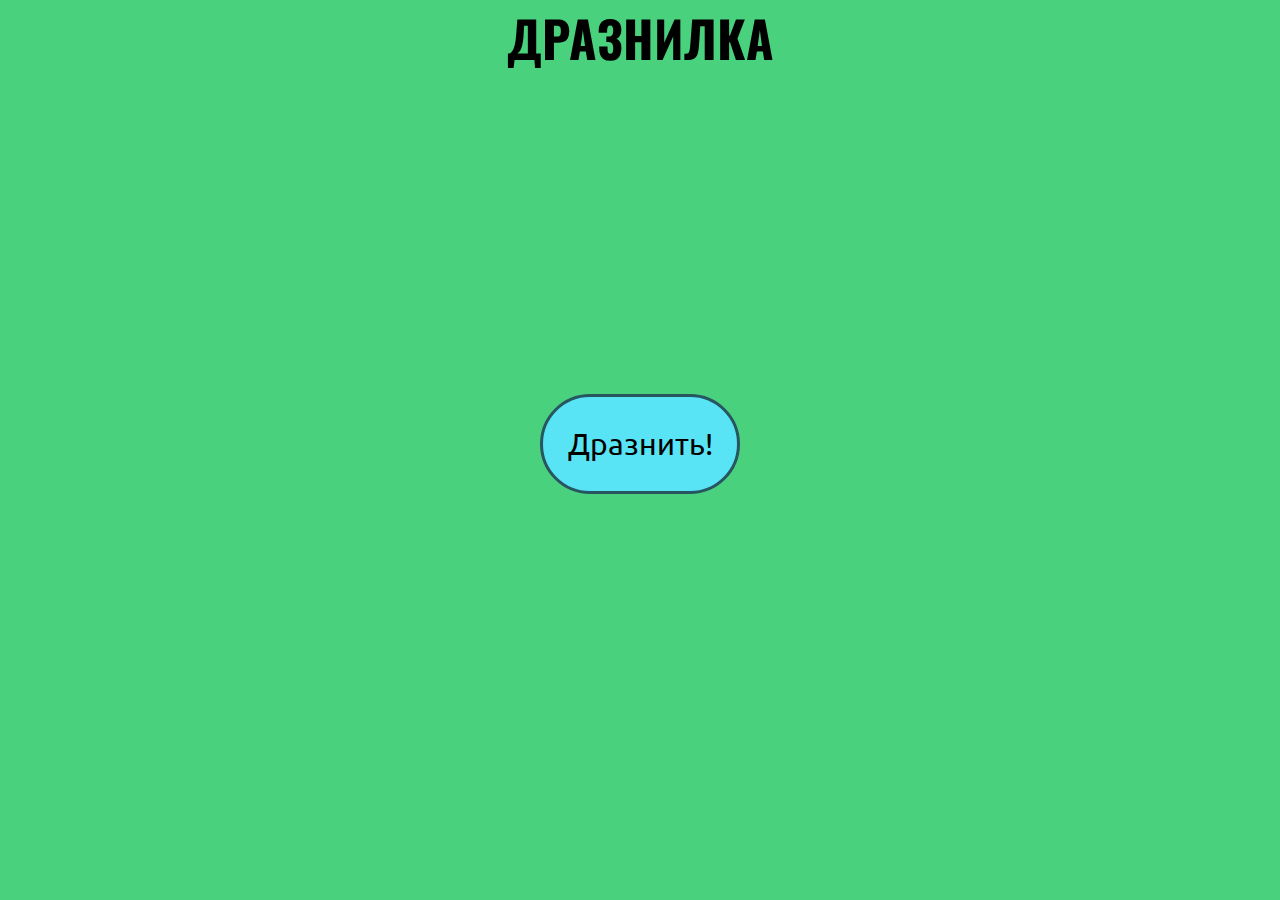
<file: index.html>
<!DOCTYPE html>
<html lang="ru">
<head>
	<meta charset="UTF-8">
	<script type="text/javascript" src="index.js"></script>
	<link rel="stylesheet" href="style.css">
	<title>Document</title>
</head>
<body>
	
	<div id="menu">
	<h1 id="stname">ДРАЗНИЛКА</h1>
	<p id="draz"></p>
    <button id="play" onclick="alt()"> Дразнить! </button>
    </div>
</body>
</html>
</file>
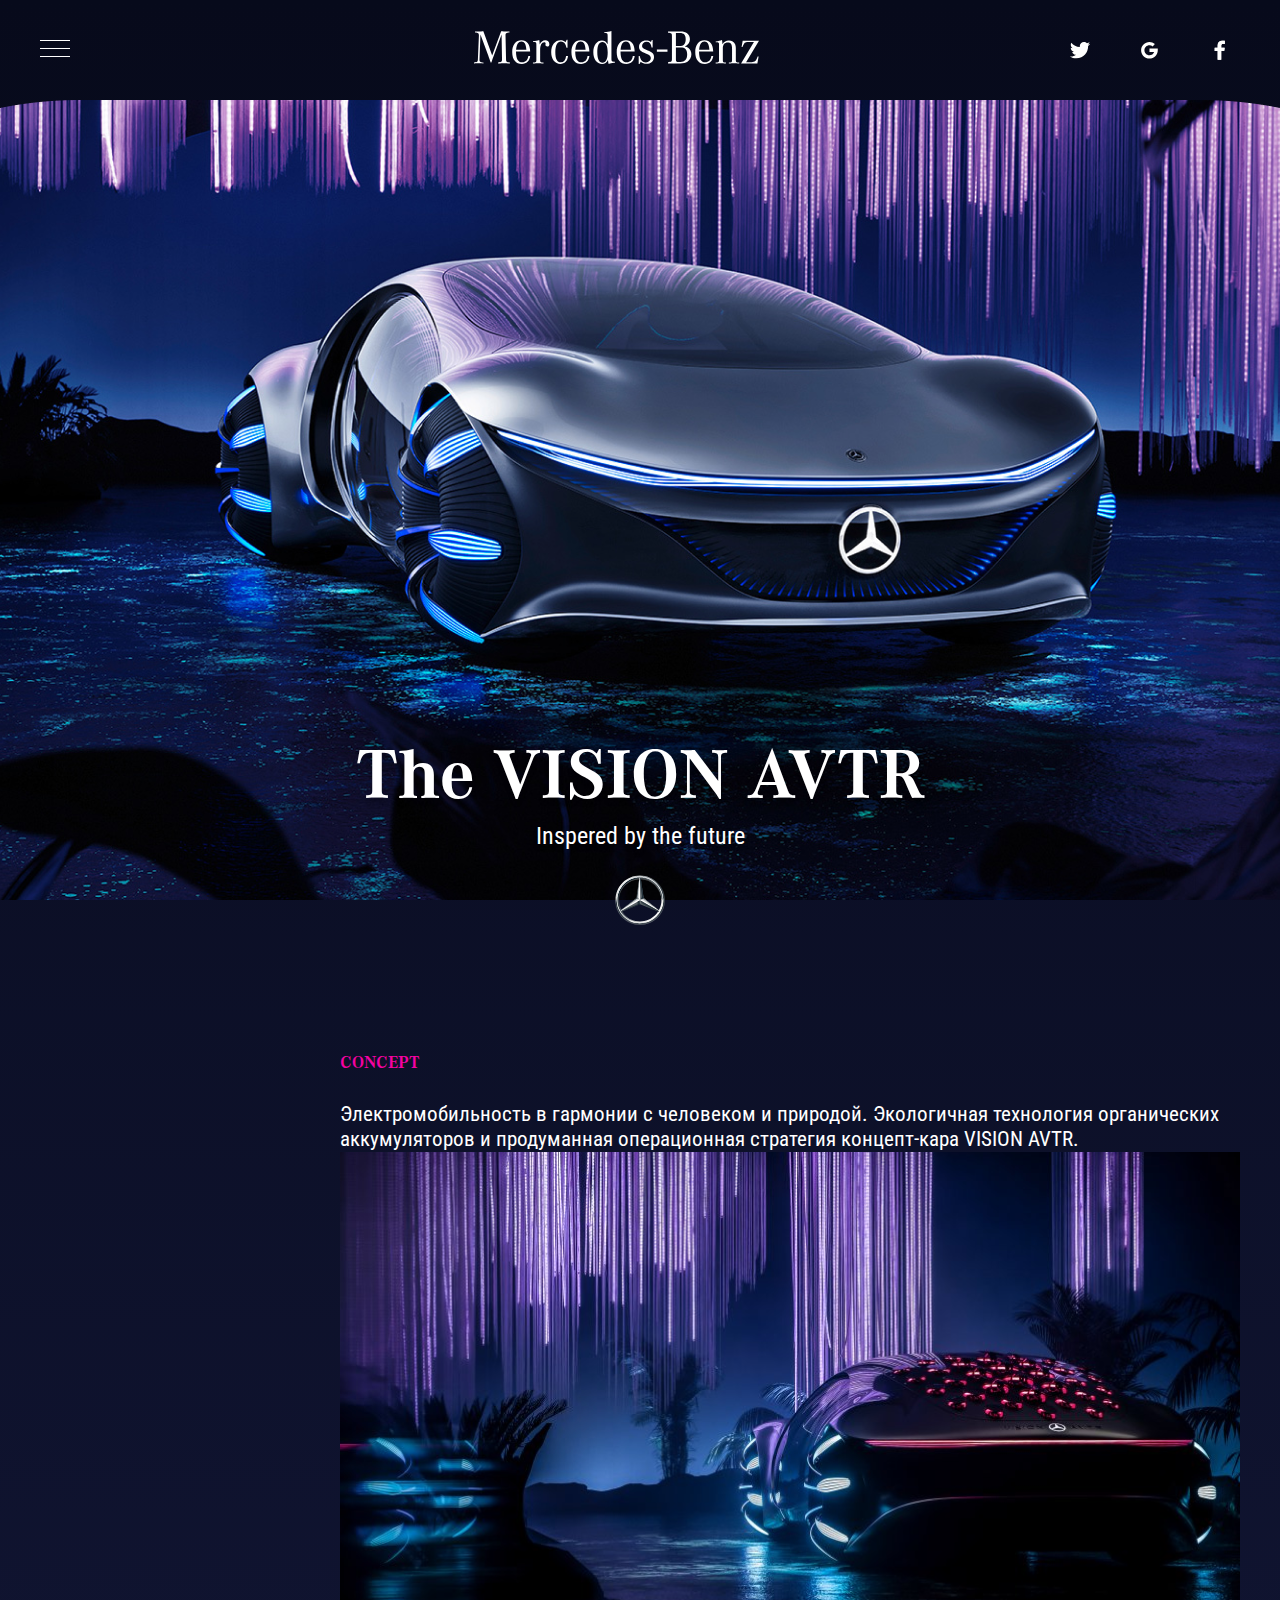
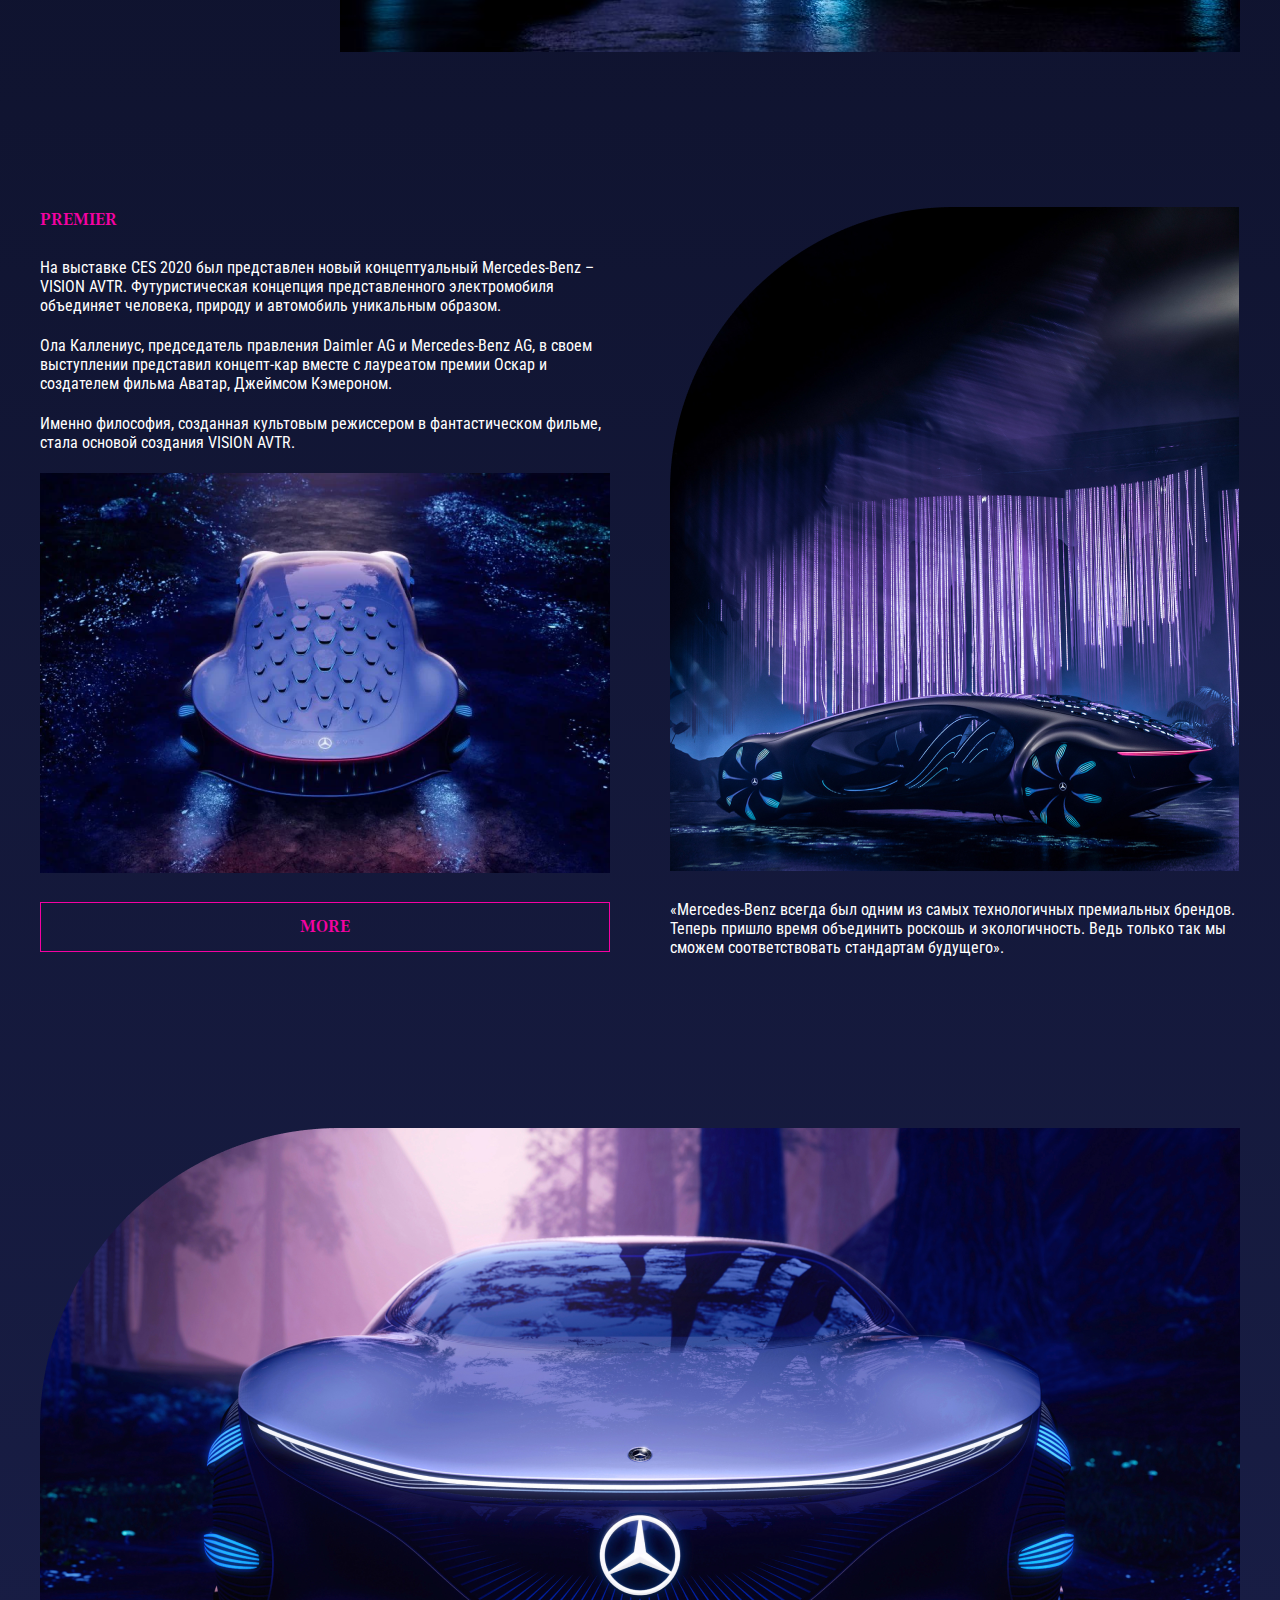
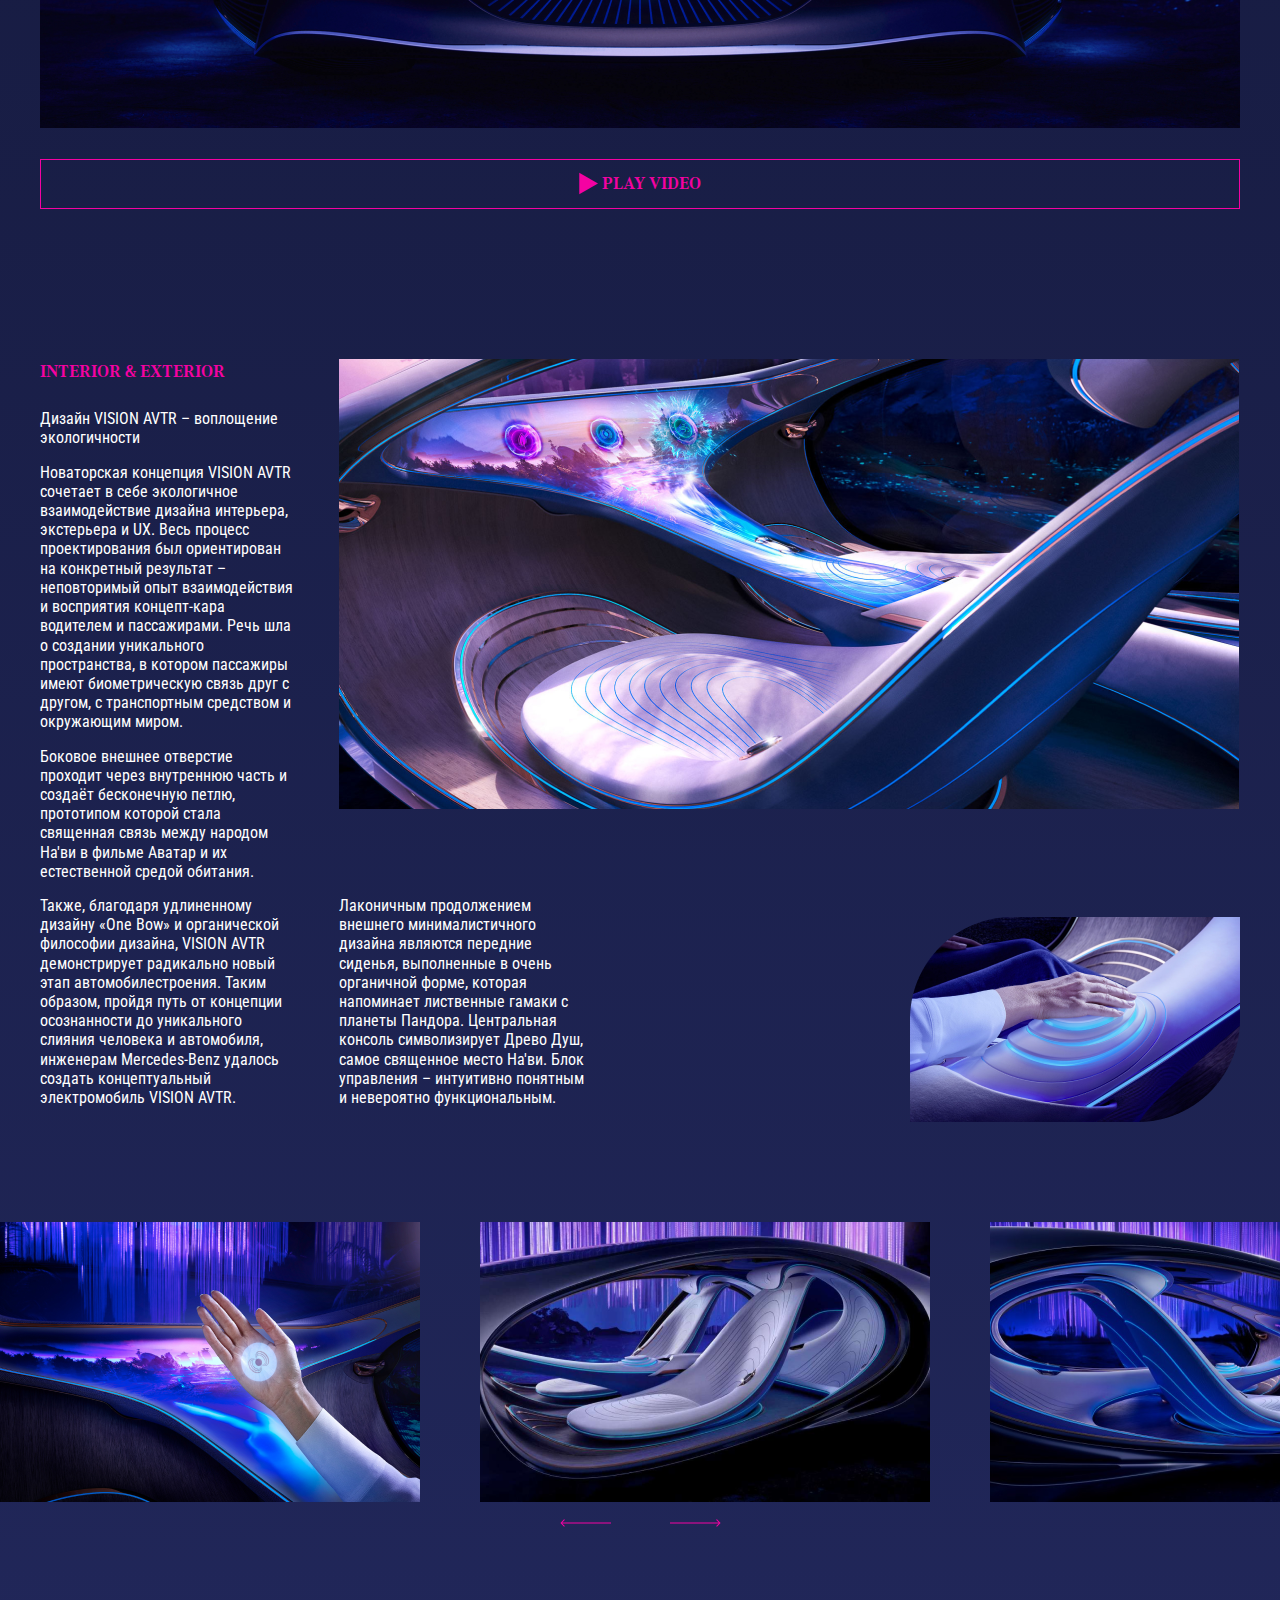
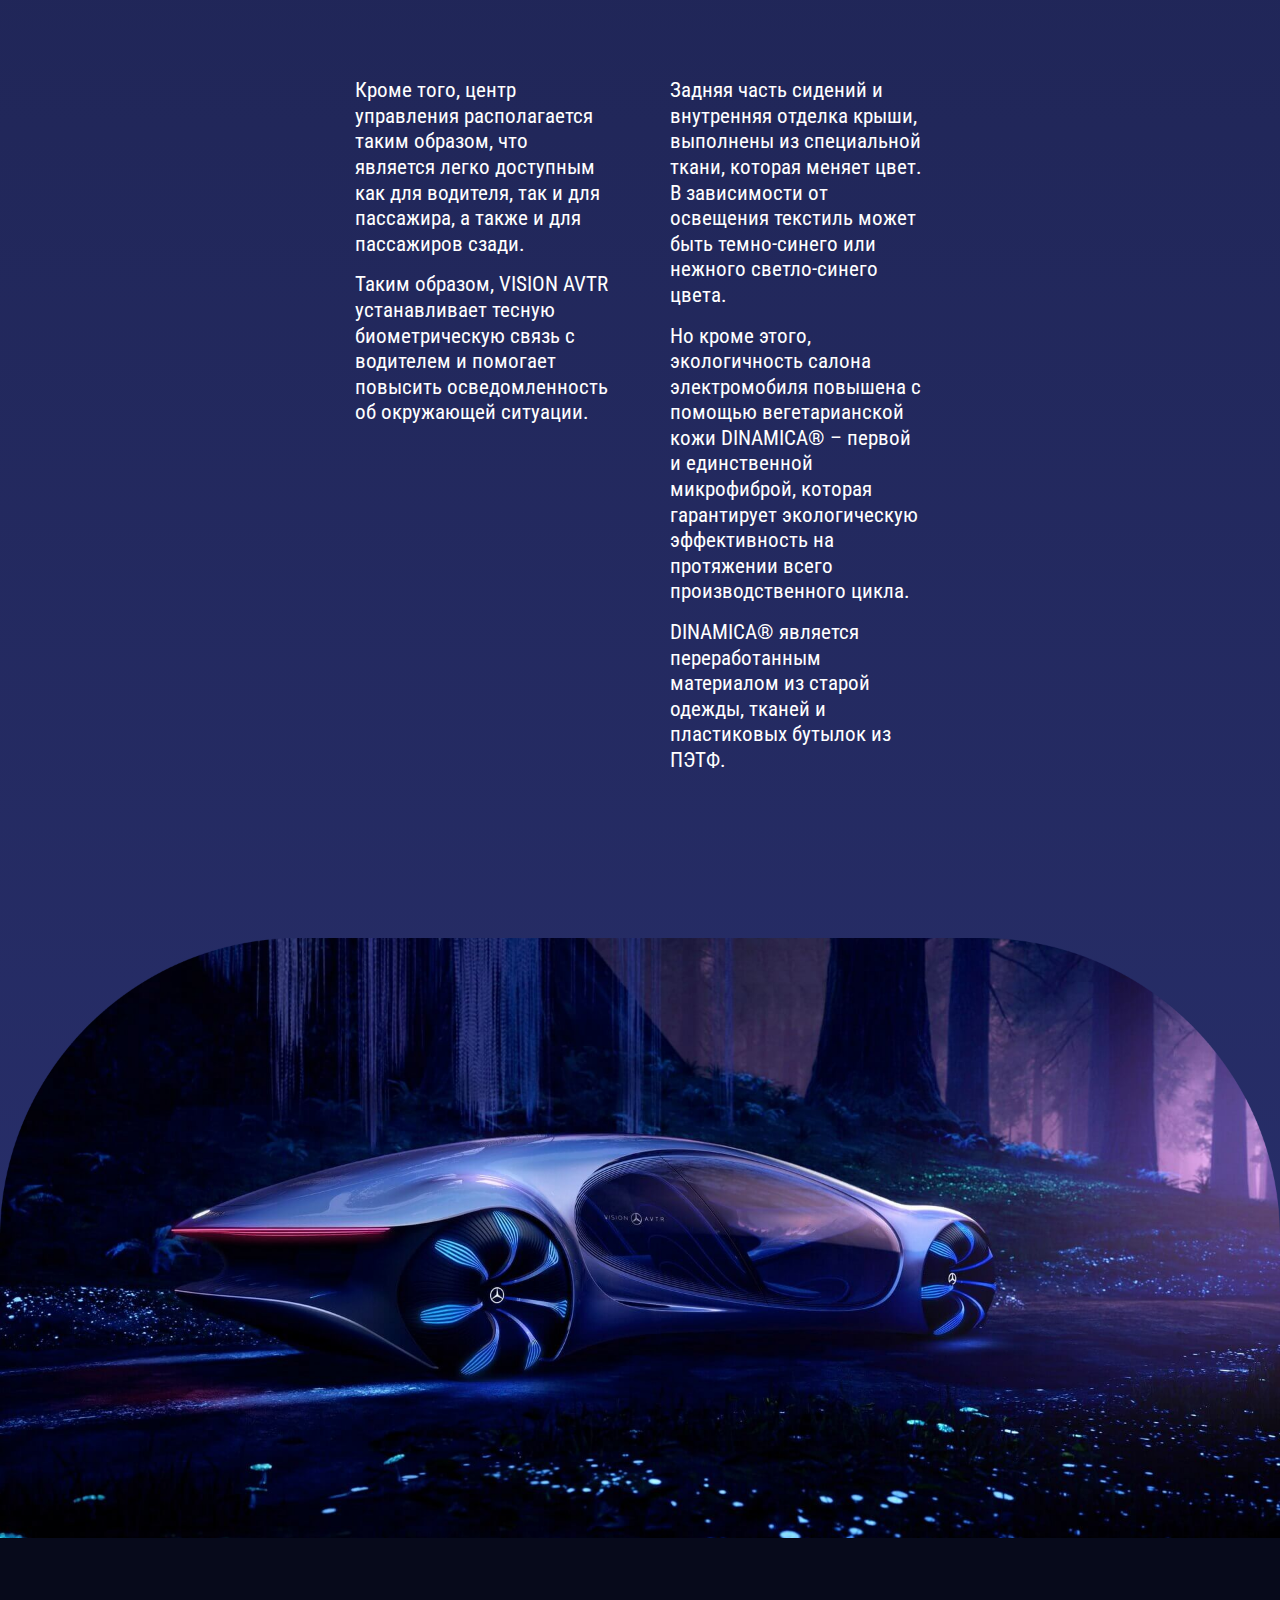
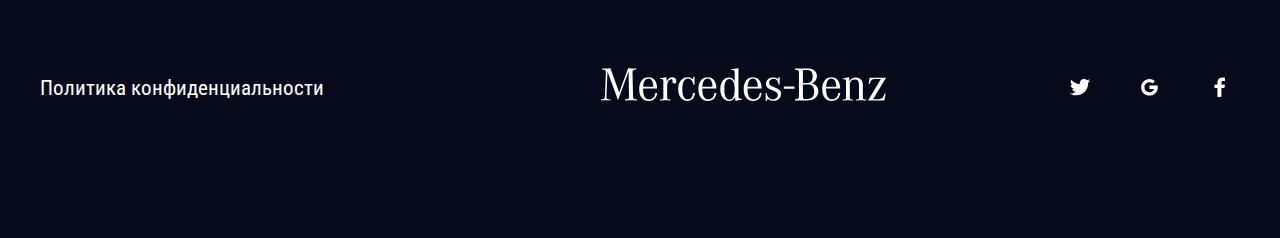
<file: AVTR/index.html>
<!DOCTYPE html>
<html lang="RU">
<head>
  <meta charset="UTF-8">
  <meta name="viewport" content="width=device-width, initial-scale=1.0">
  <meta http-equiv="X-UA-Compatible" content="ie=edge">
  <title>AVTR</title>
  <link rel="stylesheet" href="css/reset.css">
  <link rel="stylesheet" href="css/fonts.css">
  <link rel="stylesheet" href="css/slick.css">
  <link rel="stylesheet" href="css/jquery.fancybox.css">
  <link rel="stylesheet" href="css/style.css">
</head>
<body>
  <header class="header">
    <div class="container">
      <div class="header__top">
        <button class="header__nav">
          <img class="header__nav-img" src="images/menu-btn.svg" alt="">
        </button>
        <a href="#" class="logo">
          <img src="images/logo.svg" alt="" class="logo__img">
        </a>
        <ul class="list">
          <li class="list__item">
            <a href="#" class="list__link">
              <img src="images/twitter.svg" alt="" class="list__img">
            </a>
          </li>
          <li class="list__item">
            <a href="#" class="list__link">
              <img src="images/Google.svg" alt="" class="list__img">
            </a>
          </li>
          <li class="list__item">
            <a href="#" class="list__link">
              <img src="images/Facebook.svg" alt="" class="list__img">
            </a>
          </li>
        </ul>
      </div>
    </div>
    <div class="header__content">
      <h1 class="title">The VISION AVTR</h1>
      <p class="title-description">
        Inspered by the future
      </p>
    </div>
  </header>

  <section class="concept">
    <div class="container">
      <div class="concept__inner">
        <h3 class="concept__title section__title">
          CONCEPT
        </h3>
        <p class="concept__text">
          Электромобильность в гармонии с человеком и природой. Экологичная технология органических аккумуляторов и продуманная операционная стратегия концепт-кара VISION AVTR. 
        </p>
        <img src="images/concept.png" alt="" class="concept__img">
      </div>
    </div>
  </section>

  <section class="premier">
    <div class="container">
      <div class="premier__inner">
        <div class="premier__column">
          <h3 class="section__title">Premier</h3>
          <p class="premier__text">На выставке CES 2020 был представлен новый концептуальный Mercedes-Benz – VISION AVTR. Футуристическая концепция представленного электромобиля объединяет человека, природу и автомобиль уникальным образом.</p>
          <p class="premier__text">Ола Каллениус, председатель правления Daimler AG и Mercedes-Benz AG, в своем выступлении представил концепт-кар вместе с лауреатом премии Оскар и создателем фильма Аватар, Джеймсом Кэмероном.</p>
          <p class="premier__text">Именно философия, созданная культовым режиссером в фантастическом фильме, стала основой создания VISION AVTR.</p>
          <img src="images/premier-1.png" alt="" class="premier__img">
          <button class="section__btn">more</button>
        </div>
        <div class="premier__column">
          <img src="images/premier-2.png" alt="" class="premier__img">
          <p class="premier__text">«Mercedes-Benz всегда был одним из самых технологичных премиальных брендов. Теперь пришло время объединить роскошь и экологичность. Ведь только так мы сможем соответствовать стандартам будущего».</p>
        </div>
      </div>
    </div>
  </section>

  <section class="video">
    <div class="container">
      <img src="images/video.png" alt="" class="video__img">
      <button class="section__btn">
        <svg width="19" height="23" viewBox="0 0 19 23" fill="none" xmlns="http://www.w3.org/2000/svg">
<path d="M19 11.5L0.25 22.3253L0.25 0.674683L19 11.5Z" fill="#F402A2"/>
</svg>
      <span>play video</span>
      </button>
    </div>
  </section>

  <section class="design">
    <div class="container">
    <div class="design__interior">
      <div class="design__cell-one">
        <div class="section__title">INTERIOR & EXTERIOR</div>
        <p class="design__cell-text">Дизайн VISION AVTR – воплощение экологичности</p>
        <p class="design__cell-text">Новаторская концепция VISION AVTR сочетает в себе экологичное взаимодействие дизайна интерьера, экстерьера и UX. Весь процесс проектирования был ориентирован на конкретный результат – неповторимый опыт взаимодействия и восприятия концепт-кара водителем и пассажирами. Речь шла о создании уникального пространства, в котором пассажиры имеют биометрическую связь друг с другом, с транспортным средством и окружающим миром.</p>
        <p class="design__cell-text">Боковое внешнее отверстие проходит через внутреннюю часть и создаёт бесконечную петлю, прототипом которой стала священная ​​связь между народом На'ви в фильме Аватар и их естественной средой обитания. </p>
        <p class="design__cell-text">Также, благодаря удлиненному дизайну «One Bow» и органической философии дизайна, VISION AVTR демонстрирует радикально новый этап автомобилестроения. Таким образом, пройдя путь от концепции осознанности до уникального слияния человека и автомобиля, инженерам Mercedes-Benz удалось создать концептуальный электромобиль VISION AVTR.</p>
      </div>
      <img src="images/design-1.png" alt="" class="design__interior-img">
      <div class="design__cell-two">
        <p class="design__cell-text">Лаконичным продолжением внешнего минималистичного дизайна являются передние сиденья, выполненные в очень органичной форме, которая напоминает лиственные гамаки с планеты Пандора. Центральная консоль символизирует Древо Душ, самое священное место На'ви. Блок управления – интуитивно понятным и невероятно функциональным. </p>
      </div>
      <div class="design__cell-three">
        <img src="images/design-2.png" alt="" class="design__interior-img">
      </div>
      
    </div>
    </div>
    <div class="design-slider">
      <img src="images/slider-1.png" alt="" class="design-slider__item">
      <img src="images/slider-2.png" alt="" class="design-slider__item">
      <img src="images/slider-3.png" alt="" class="design-slider__item">
      <img src="images/slider-4.png" alt="" class="design-slider__item">
      <img src="images/slider-1.png" alt="" class="design-slider__item">
      <img src="images/slider-2.png" alt="" class="design-slider__item">
      <img src="images/slider-3.png" alt="" class="design-slider__item">
      <img src="images/slider-4.png" alt="" class="design-slider__item">
    </div>
    <div class="design__box">
      <div class="design__box-column">
        <p class="design__box-text">Кроме того, центр управления располагается таким образом, что является легко доступным как для водителя, так и для пассажира, а также и для пассажиров сзади.</p>
        <p class="design__box-text">Таким образом, VISION AVTR устанавливает тесную биометрическую связь с водителем и помогает повысить осведомленность об окружающей ситуации.</p>
      </div>
      <div class="design__box-column">
        <p class="design__box-text">Задняя часть сидений и внутренняя отделка крыши, выполнены из специальной ткани, которая меняет цвет. В зависимости от освещения текстиль может быть темно-синего или нежного светло-синего цвета.</p>
        <p class="design__box-text">Но кроме этого, экологичность салона электромобиля повышена с помощью вегетарианской кожи DINAMICA® – первой и единственной микрофиброй, которая гарантирует экологическую эффективность на протяжении всего производственного цикла.</p>
        <p class="design__box-text">DINAMICA® является переработанным материалом из старой одежды, тканей и пластиковых бутылок из ПЭТФ.
        </p>
      </div>
    </div>    
    <img src="images/footer.png" alt="" class="design-image">    
  </section>

  <footer class="footer">
    <div class="container">
      <div class="footer__inner">
        <a href="#" class="footer__link">
          Политика конфиденциальности
        </a>
         <a href="#" class="logo">
          <img src="images/logo.svg" alt="" class="logo__img">
        </a>
        <ul class="list">
          <li class="list__item">
            <a href="#" class="list__link">
              <img src="images/twitter.svg" alt="" class="list__img">
            </a>
          </li>
          <li class="list__item">
            <a href="#" class="list__link">
              <img src="images/Google.svg" alt="" class="list__img">
            </a>
          </li>
          <li class="list__item">
            <a href="#" class="list__link">
              <img src="images/Facebook.svg" alt="" class="list__img">
            </a>
          </li>
        </ul>
      </div>
    </div>
  </footer>

  <script src="https://ajax.googleapis.com/ajax/libs/jquery/3.4.1/jquery.min.js"></script>
  <script src="js/slick.min.js"></script>
  <script src="js/jquery.fancybox.min.js"></script>
  <script src="js/main.js"></script>
</body>
</html>
</file>
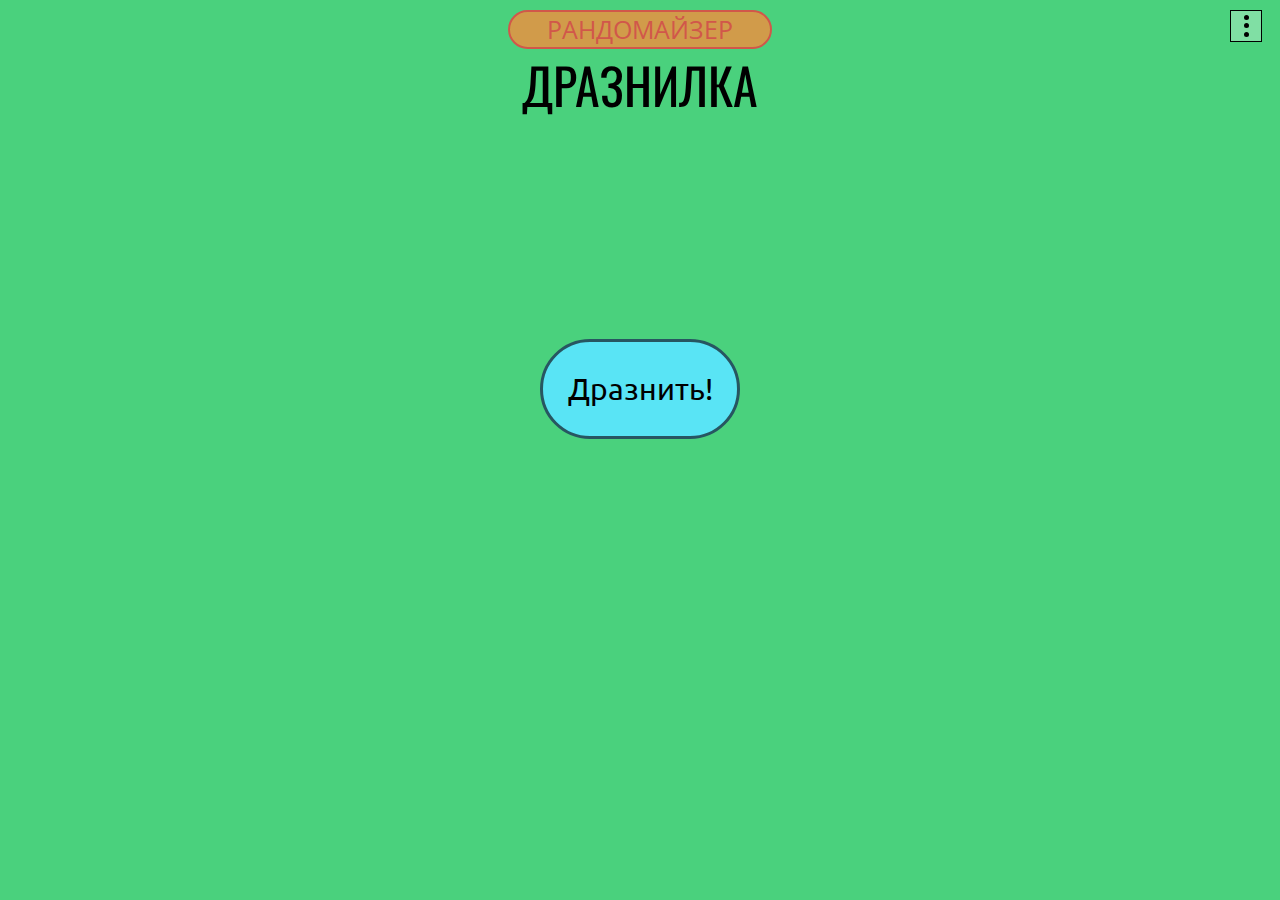
<file: Draz/index.html>
<!DOCTYPE html>
<html lang="ru">
<head>
	<meta charset="UTF-8">
	<meta name="viewport" content="width=device-width, initial-scale=1">
	 


	<link rel="stylesheet" href="style.css">
	<title>Дразнилка</title>
</head>
<body>
	
	<!-- Yandex.Metrika counter -->
<script type="text/javascript" >
   (function(m,e,t,r,i,k,a){m[i]=m[i]||function(){(m[i].a=m[i].a||[]).push(arguments)};
   m[i].l=1*new Date();k=e.createElement(t),a=e.getElementsByTagName(t)[0],k.async=1,k.src=r,a.parentNode.insertBefore(k,a)})
   (window, document, "script", "https://mc.yandex.ru/metrika/tag.js", "ym");

   ym(64331182, "init", {
        clickmap:true,
        trackLinks:true,
        accurateTrackBounce:true
   });
</script>
<noscript><div><img src="https://mc.yandex.ru/watch/64331182" style="position:absolute; left:-9999px;" alt="" /></div></noscript>
<!-- /Yandex.Metrika counter -->



	<!-- More -->
	<div id="more">
		<div onclick="more()" id="more__icon">
			<div class="touch"></div>
			<div class="touch"></div>
			<div class="touch"></div>
		</div>
		
		<div id="more__popup" style="display: none;">
			<ul id="popup__list">
				<li id="cell-1"><button id="btn-1">Кастомизировать</button></li>

				<li id="cell-2"><button onclick="settings()" id="btn-2">Настройки</button></li>
				
				<li id="cell-3"><button id="btn-3">О сайте</button></li>
			</ul>
		</div>
	</div>
		<!-- Randomizer Starter -->
			<input type="checkbox" id="check">
	<label id="but" for="check">РАНДОМАЙЗЕР</label>
     <!-- Randomizer -->
			<div class="randomizer">
		<input type="text" id="addVel" name="" >
		<button id="add" onclick="add()">Добавить</button>
		<ul id="list">
			
		</ul>
		<button id="random" onclick="rundom()">Определить</button>
		<p id="result"></p>

	</div>
	<!-- Draznilka -->
	<div id="menu">
	<h1 id="stname">ДРАЗНИЛКА</h1>
	<p id="draz"></p>
    <button id="play" onclick="alt()"> Дразнить! </button>
    </div>
    <!-- Settings -->
    <div id="settings" style="display:none;" >
    	<div class="settings__inner">
    		<img src="images/close.png" id="close" onclick="close()"  alt="">
    		<div id="inner-block1">Шрифт: <input id="set-1" value="0" type="range"></div>
    		<div id="inner-block2">Цвет фона: <span id="set-2">Стандартный</span></div>
    		<div id="inner-block3">Цвет кнопки 1: <span id="set-3">Стандартный</span></div>
    		<div id="inner-block4">Цвет рамки кнопки 1: <span id="set-4">Стандартный</span></div>
    		<div id="inner-block5">Цвет рандомайзера: <span id="set-5">Стандартный</span></div>
    		<div id="inner-block6">Цвет текста: <span id="set-6">Стандартный </span></div>
    		<div id="inner-block7">Цвет кнопки 2: <span id="set-7">Стандартный</span></div>
    		<div id="inner-block8">Цвет рамки кнопки 2: <span id="set-8">Стандартный</span></div>
    		<div id="inner-block7">Цвет меню: <span id="set-9">Стандартный</span></div>
    		<div id="inner-block8">Цвет меню насроек: <span id="set-10">Стандартный</span></div>
    	</div>
    </div>
</body>
	<script type="text/javascript" src="index.js"></script>
	<script data-ad-client="ca-pub-7131912278492306" async src="https://pagead2.googlesyndication.com/pagead/js/adsbygoogle.js"></script>
</html>
</file>
<file: style.css>
@import url('https://fonts.googleapis.com/css?family=Oswald&display=swap');
@import url('https://fonts.googleapis.com/css?family=Nunito&display=swap');
@import url('https://fonts.googleapis.com/css?family=Rubik&display=swap');
@import url('https://fonts.googleapis.com/css?family=Roboto+Condensed&display=swap');
@import url('https://fonts.googleapis.com/css?family=Ubuntu&display=swap');

* {
	padding: 0;
	margin: 0;
}

body {
	background-color: #4AD17D;
}

#menu {
  margin: 0 auto;
  text-align: center;

  width: 300px;



}
#stname {
 font-size: 50px;
 font-family: 'Oswald', s ;



}
#play, #play:focus, #play:active {
	  height: 100px;
	  width: 200px;
  margin-top: 90%;
  font-size: 30px;
  outline: none;
  background-color: #59E4F5;
  border-radius: 100px;
  border: #275661 solid 3px;
  font-family: "Ubuntu", serif;
}
#play:active {
    background-color: #3B8494;
}
#play:focus {
    border: #357685 solid 3px;
}
#draz {
	padding-top: 50px;
	font-size: 30px;
font-family: 'Roboto Condensed', serif ;
    
	
}
</file>
<file: AVTR/css/fonts.css>
@import url('https://fonts.googleapis.com/css2?family=Roboto+Condensed&display=swap');
</file>
<file: AVTR/css/style.css>
html{
	box-sizing: border-box;
}
*,*::before,*::after{
	box-sizing: inherit;
}
@font-face{
	font-family: 'Corporate-A-Bold';
	font-style: normal;
	font-weight: 700;
	src: url(../fonts/Corporate-A-Bold.woff2) format('woff2'),
		 url(../fonts/Corporate-A-Bold.woff) format('woff');
}
body{
	font-size: 16pt;
	font-weight: 400;
	line-height: 120%;
	color: #fff;
	font-family: 'Roboto Condensed', sans-serif;
	background: linear-gradient(180deg, #070A1B 0%, #2A3170 100%);
}
a{
	text-decoration: none;
	color:inherit;
}
button{
	background-color: transparent;
	border: none;
	padding: 0;
	cursor: pointer;
}
ul{
	list-style: none;
}
.container{
	max-width: 1200px;
	margin: 0 auto;
	padding: 0 10;
}
.header{

}
.header__top{
	display: flex;
	justify-content: space-between;
	align-items: center;
	height: 100px;
}
.header__nav{

}
.list{
	display: flex;

}
.list__item + .list__item{
	margin-left: 30px;
}
.list__link{
	width: 40px;
	height: 40px;
	border-radius: 50%;
	display: flex;
	justify-content: center;
	align-items: center;
	transition: background .3s;
}
.list__link:hover{
	background-color: #C1A1D2;
}
.header__content{
	background-image: url(../images/header-bg.png);
	min-height: calc(100vh - 100px);
	background-repeat: no-repeat;
	background-position: center;
	background-size: cover;
	display: flex;
	flex-direction: column;
	align-items: center;
	justify-content: flex-end;
	position: relative;
}
.header__content::before{
	content:"";
	background-image: url(../images/decor.svg);
	width: 50px;
	height: 50px;
	position: absolute;
	left: 50%;
	transform: translateX(-50%);
	bottom: -25px;
}
.title{
	font-family: 'Corporate-A-Bold';
	font-size: 72px;
	margin-bottom: 5px;
	line-height: 120%;
	text-shadow: 0px 4px 4px rgba(0, 0, 0, 0.25);
}
.title-description{
	font-size: 24px;
	text-shadow: 0px 4px 4px rgba(0, 0, 0, 0.25);
	margin-bottom: 50px;
}
.footer__inner{
	display: flex;
	height: 300px;
	justify-content: space-between;
	align-items: center;
}
.footer{
	background-color: #070A1B;
}
.concept{
	padding-top: 150px;
	margin-bottom: 150px;
}
.concept__inner{
	max-width: 900px;
	margin-left: auto;
	
}
.section__title{
	margin-bottom: 25px;
	text-transform: uppercase;
	font-size: 18px;
	font-family: 'Corporate-A-Bold';
	color: #F402A2;
}
.concept-text{
	font-size: 24px;
	margin-bottom: 25px;
	line-height: 120%;
}
.premier__column{
	max-width: 570px;	
}
.premier__inner{
	display: flex;
	gap: 60px;
}
.premier{
	margin-bottom: 150px;
}
.premier__text {
	margin-bottom: 20.5px;
	font-style: normal;
	font-weight: 400;
	font-size: 16px;
	line-height: 120%;
}
.premier__img{
	margin-bottom: 23px;
}
.section__btn{
	display: block;
	width: 100%;
	color:#F402A2;
	border: 1px solid #F402A2;
	height: 50px;
	text-transform: uppercase;
	line-height: 120%;
	font-size: 18px;
	font-family: 'Corporate-A-Bold';
	transition: all 0.3s;

}
.section__btn:hover{
	color: #53A1CB;
	border-color: #53A1CB;

}
.section__btn:hover path{
	fill: #53A1CB;
}
path{
	transition: all 0.3s;
}
.video {
	margin-bottom: 150px;
}
.video__img{
	margin-bottom: 25px;
}
.section__btn svg, .section__btn span{
	display: inline-block;
	vertical-align: middle;
}
.logo{
	padding-left: 8vw;
}
.design__interior{
	display: grid;
	grid-template-columns: 255px 255px auto 330px;
	grid-template-rows: auto auto;
	gap: 14px 44px;
}
.design__cell-one{
	grid-row: 1/3;
}
.design__cell-two{ 
	grid-row-end: -1;
	display: flex;
	align-items: flex-end;
}
.design__cell-three{
	grid-row-end: -1;
	grid-column-end: -1;
	display: flex;
	align-items: flex-end;
}
.design__cell-text{
	font-family: 'Roboto Condensed';
	font-style: normal;
	font-weight: 400;
	font-size: 16px;
	line-height: 120%;
	margin-bottom: 15px;
}
.design-slider__item{
	margin: 0 30px;
}
.slick-track{
	margin-left: -30px;
}
.design-slider{
	padding-bottom: 25px;
	margin-top: 100px;
}
.arrow {
	position: absolute;
	z-index: 10px;
	cursor: pointer;
	bottom: 0;
	left: 50%;
}
.arrow-left{
	transform: translateX(-80px);
}
.arrow-right{
	transform: translateX(30px);
}
.design__box{
	max-width: 590px;
	padding: 0 10px;
	display: flex;
	gap: 60px;
	margin: 150px auto;
}
.design__box-text{
	margin-bottom: 15px;
}
.design__box-column{
	max-width: 255px;
}
.design-image{
	display: block;
	max-width: 100%;
}
img{
	max-width: 100%;
}
.design__interior-img{
	max-width: 100vw;
}

@media(max-width: 768px){
	.logo__img{
		width: 180px;
	}
	.list__item + .list__item{
		margin-left: 15px;
	}
	.header__nav{
		  padding-left: 10px;
	}
	.list__item{
		width: 35px;
		height: 35px;
	}
	.title {
    	font-size: 50px;
	}
}
@media(max-width: 420px){
	.header__top {
    	align-content: center;
    	display: flex;
    	align-items: center;
    	height: 90px;
    	flex-wrap: wrap;
    	justify-content: unset;
	}
	.list {
    	display: flex;
    	width: 100%;
    	justify-content: center;
	}
	.logo__img {
    	width: 200px;
	}
	.logo {
	    padding-left: 15vw;
	}
	.header__nav {
	    padding-left: 3vw;
	}
	.title {
    	font-size: 35px;
	}
	p{
		font-size: 12pt;
		line-height: 110%;
	}
	.concept {
	    padding-top: 50px;
	    margin-bottom: 50px;
	    justify-content: center;
	    text-align: center;
	}
	.premier__inner {
    	gap: 20px;
    	flex-wrap: wrap;
    	justify-content: center;
	    text-align: center;
    }
    .premier {
    	margin-bottom: 50px;
	}
	.video {
    	margin-bottom: 50px;
	}
	.design__interior {
	    display: flex;
	    flex-wrap: wrap;
	    justify-content: center;
	    text-align: center;
	}
	.footer__inner {
    	flex-wrap: wrap;
    	justify-content: center;
    }
    .footer__inner .logo {
    	padding-left: 0;
	}
	.design__box{
		flex-wrap: wrap;
		text-align: center;
		justify-content: center;
	}
	.concept__text{
		padding-bottom: 15px;
	}
	.design__box {
		margin: 50px auto;
	}
}
@media(max-width: 1220px){
	.design__interior {
    	grid-template-columns: 220px 220px auto 365px;
	}
}
@media(max-width: 1165px){
	.design__interior-img{
		max-width: 800px;
	}
	.design__interior {
	    display: flex;
	    flex-wrap: wrap;
	    justify-content: center;
	    text-align: center;
	}
}
@media(max-width: 850px){
	.design__interior-img{
		max-width: 650px;
	}
}
@media(max-width: 700px){
	.design__interior-img{
		max-width: 500px;
	}
}
@media(max-width: 550px){
	.design__interior-img{
		max-width: 350px;
	}
}
@media(max-width: 350px){
	.logo {
	    padding-left: 11vw;
	}
	.design__interior-img{
		max-width: 250px;
	}
}
</file>
<file: Draz/style.css>
@import url('https://fonts.googleapis.com/css?family=Oswald&display=swap&subset=cyrillic');
@import url('https://fonts.googleapis.com/css?family=Nunito&display=swap&subset=cyrillic');
@import url('https://fonts.googleapis.com/css?family=Rubik&display=swap&subset=cyrillic');
@import url('https://fonts.googleapis.com/css?family=Roboto+Condensed&display=swap&subset=cyrillic');
@import url('https://fonts.googleapis.com/css?family=Ubuntu&display=swap&subset=cyrillic');
@import url('https://fonts.googleapis.com/css?family=Montserrat&display=swap&subset=cyrillic');
@import url('https://fonts.googleapis.com/css?family=Fira+Sans:400,500&display=swap&subset=cyrillic');
@import url('https://fonts.googleapis.com/css?family=Open+Sans&display=swap&subset=cyrillic');
@import url('https://fonts.googleapis.com/css?family=Exo+2:400,800&display=swap&subset=cyrillic');

html, body, div, span, applet, object, iframe,
h1, h2, h3, h4, h5, h6, p, blockquote, pre,
a, abbr, acronym, address, big, cite, code,
del, dfn, em, img, ins, kbd, q, s, samp,
small, strike, strong, sub, sup, tt, var,
b, u, i, center,
dl, dt, dd, ol, ul, li,
fieldset, form, label, legend,
table, caption, tbody, tfoot, thead, tr, th, td,
article, aside, canvas, details, embed, 
figure, figcaption, footer, header, hgroup, 
menu, nav, output, ruby, section, summary,
time, mark, audio, video {
  margin: 0;
  padding: 0;
  border: 0;
  font-size: 100%;
  font: inherit;
  vertical-align: baseline;
}
/* HTML5 display-role reset for older browsers */
article, aside, details, figcaption, figure, 
footer, header, hgroup, menu, nav, section {
  display: block;
}
body {
  line-height: 1;
}
ol, ul {
  list-style: none;
}
blockquote, q {
  quotes: none;
}
blockquote:before, blockquote:after,
q:before, q:after {
  content: '';
  content: none;
}
table {
  border-collapse: collapse;
  border-spacing: 0;
}

* {
	padding: 0;
	margin: 0;
}

body {
	background-color: #4AD17D;
}

#menu {
  margin: 0 auto;
  text-align: center;

  width: 300px;



}
#stname {
 font-size: 50px;
 font-family: 'Oswald', s ;



}
#play, #play:focus, #play:active {
	  height: 100px;
	  width: 200px;
  margin-top: 20vh;
  font-size: 30px;
  outline: none;
  background-color: #59E4F5;
  border-radius: 100px;
  border: #275661 solid 3px;
  font-family: "Ubuntu", serif;
}
#play:active {
    background-color: #3B8494;
}
#play:focus {
    border: #357685 solid 3px;
}
#draz {
	padding-top: 50px;
	font-size: 30px;
font-family: 'Roboto Condensed', serif ;
    
	
}
.randomizer {
  text-align: center;
  display: none;
}

#addVel {
  outline: none;
  border: 2px solid #634ad1;
  border-radius:  20px 0 0 20px ;
  width: 200px;
  height: 30px;
  background-color: #d14ab8;
  text-align: center;
  font-family: 'Montserrat', s;
  font-size: 15  px;

}

#add {
  font-family: 'Montserrat', s;
  height: 30px; 
  border-radius: 0 20px 20px 0;
 border: 2px solid #634ad1;
  outline: none;
  height: 33px;
  background-color: #d14ab8;
  font-size: 16px
  
}

#random {
  height: 30px; 
  border-radius: 20px ;
 border: 2px solid #634ad1;
  outline: none;
  height: 40px;
  background-color: #d14ab8;
  margin: 15px;
  font-size: 20px;
    font-family: 'Montserrat', s;
}

#check {

  display: none;
}
#but {
   display: block;
    text-align: center;
    line-height: 100%;
    font-size: 25px;
    font-family: 'Open Sans', sans-serif ;
    padding: 5px;
    color: #d1574a;
    border: 2px solid #d1574a;
    border-radius:  30px;
    width: 250px;
    margin: 10px auto;
    background-color: #d19b4a;
}

#check:checked ~ .randomizer{
    display: block;
}
#check:checked ~ #but{
    background-color: #C3A77C;
    color: #A43529;
    border: 2px solid #A43529;
}
#result {
   font-family: 'Open Sans', sans-serif ;
   font-size: 25px;
}
#list {
  font-family: 'Open Sans', sans-serif ;
  font-size: 20px;
}
#more__icon {
  height: 30px;
  width: 30px;
  background-color: rgba(255, 255, 255, 0.30);
  position: absolute;
  right: 2vh;
  border:1px solid black;
  align-items: center;
}

.touch {
  height: 5px;
  width: 5px;
  border-radius: 1000px;
  background-color: black;
  margin: 12% auto;
}

#popup__list {
  background-color: #4a5bd1;
  border: 2px solid #252578;
  border-radius: 30px 0 30px 30px;
  position: absolute;
  right: 6.3vh;
 
  text-align: center;
}
#btn-1, #btn-2, #btn-3{
  /*display: inline-block;*/
  padding: 10px;
  font-size: 30px;
  cursor: pointer;
  font-family: 'Fira Sans', sans-serif;
  font-weight: 500;
  text-align: center;
  border: 0;
  background: none;
  outline: none;
}
#btn-1:hover, #btn-2:hover, #btn-3:hover{
  color: #c12b76;
}
#more__popup{
  transition-delay: 20s;
  height: 100%;
  width: 100%;
}
#settings{
  position: absolute;
  background-color: rgba(0, 0, 0, 0.60);
 height: 100%;
 width: 100%;
 top: 0;

}
.settings__inner{
  font-size: 20pt;
  background-color: #148B8B;
  border: 2px solid #006969;
  border-radius: 20px;
  padding: 20px;
  position: absolute;
  top: calc(50% - 308px/1.5);
  right: calc(50% - 510px/2);
  font-family: 'Exo 2', sans-serif;
  font-weight: 800;
  height: 308px;
  width: 510px;


}
/*set-1*/
/*set-1*/

#close {
  width: 32px;
  height: 32px;
  position: absolute;
  right: 0%;
  top: 0;
}

#set-1,#set-2,#set-3,#set-4,#set-5,#set-6,#set-7,#set-8{
 float: right;
}
#set-1{
  margin-right: 20px;
}









@media (max-width: 1437px; max-height: 655;) {
 #more_popup{
  right: 6vh;
 }
  
}

@media (max-width: 900px) {
  #btn-1, #btn-2, #btn-3{
  /*display: inline-block;*/
  padding: 10px;
  font-size: 20px;

  
  }
}

@media (max-width: 735px) {
  #btn-1, #btn-2, #btn-3{
  /*display: inline-block;*/
  padding: 10px;
  font-size: 15px;
  
  
  }
}
@media (max-width: 635px) {
  #btn-1, #btn-2, #btn-3{
  /*display: inline-block;*/
  padding: 10px;
  font-size: 20px;
  
  
  }
  #popup__list {
    top: calc(50% - 163px/1.5);
    left: calc(50% - 342px/2);
    border-radius: 30px;
    width: 342px;
    height: 163px;
  position: absolute;

  }
  body{
    height: 100vh;
  }
 }
</file>
